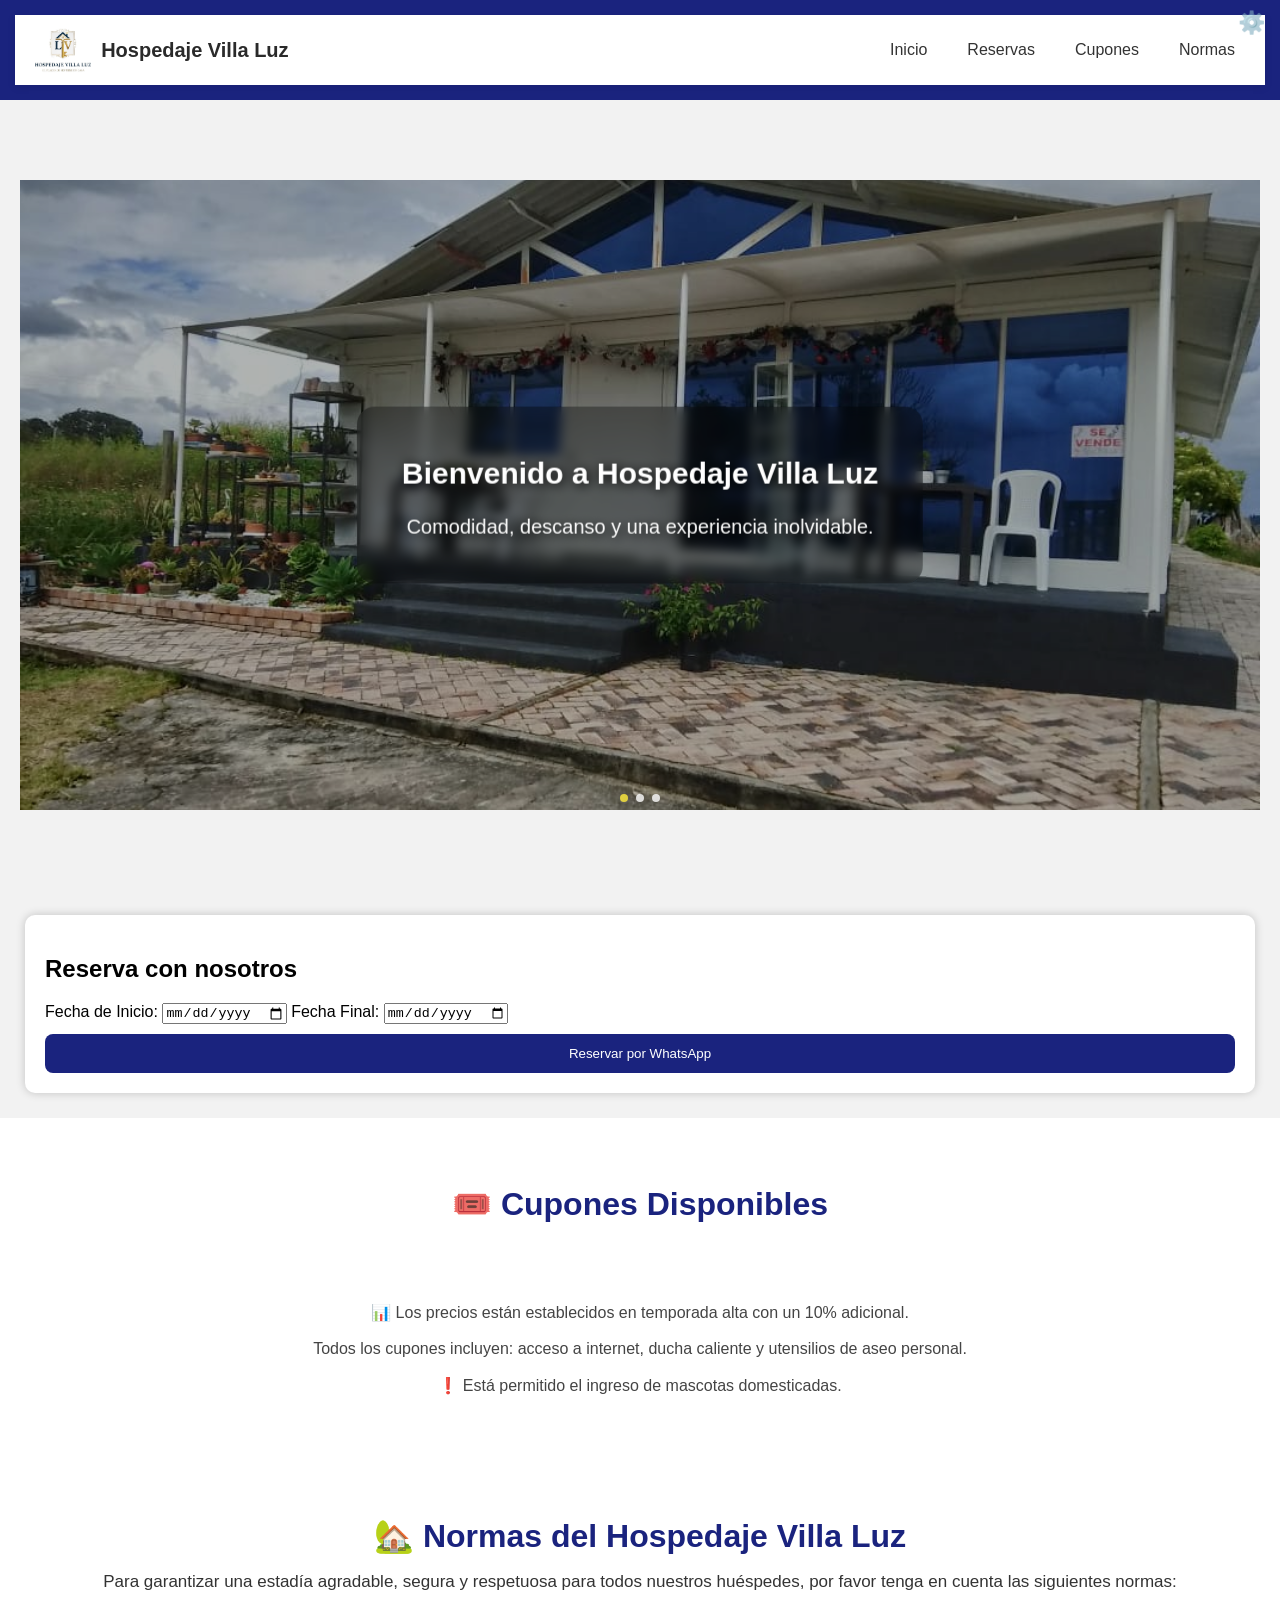
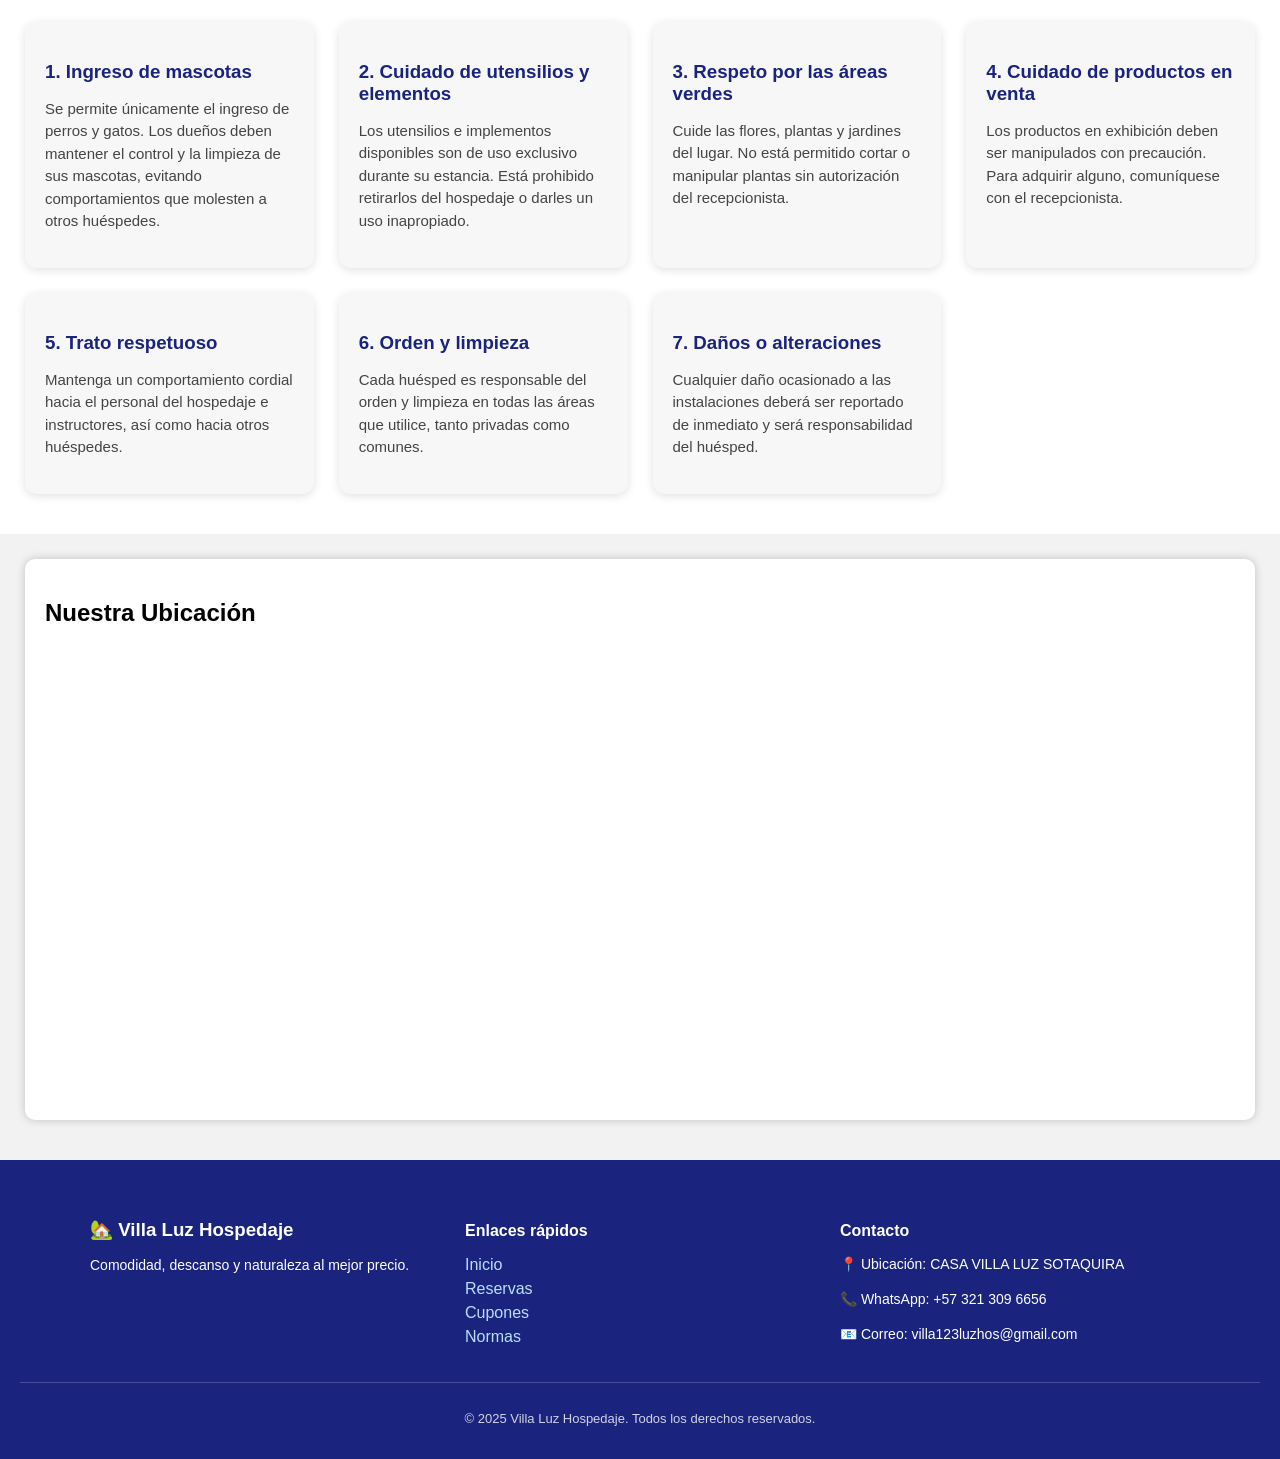
<file: index.html>
<!DOCTYPE html>
<html lang="es">
<head>
    <meta charset="UTF-8" />
    <meta name="viewport" content="width=device-width, initial-scale=1.0" />
    <title>Hospedaje Villa Luz</title>
    <link rel="stylesheet" href="estilos.css" />

    <link rel="stylesheet" href="https://cdn.jsdelivr.net/npm/swiper@11/swiper-bundle.min.css" />
<style>
    .hero-mejorado {
        position: relative;
        height: 70vh;
        overflow: hidden;
    }

   .mySwiper img {
    width: 100%;
    height: 70vh;
    object-fit: cover;
    filter: brightness(70%);
    position: relative;
    z-index: 1;
}


    .bienvenida-texto.mejorado {
    position: absolute;
    top: 50%;
    left: 50%;
    transform: translate(-50%, -50%);  /* CENTRAR TEXTO */
    color: white;
    text-align: center;
    text-shadow: 2px 2px 12px black;
    background: rgba(0,0,0,0.35);
    padding: 25px 45px;
    border-radius: 18px;
    backdrop-filter: blur(6px);
    animation: fadeIn 1.8s;
    z-index: 10;
}


    @keyframes fadeIn {
        from { opacity: 0; transform: translate(-50%, 20px); }
        to { opacity: 1; transform: translate(-50%, 0); }
    }

    .swiper-pagination-bullet {
        background: white;
        opacity: 0.8;
    }

    .swiper-pagination-bullet-active {
        background: #ffeb3b;
    }
</style>
</head>
<body>
    <header>
        <a href="admin.html" class="admin-btn">⚙️</a>
        <nav class="navbar">
    <div class="logo-container">
        <img src="IMG/logo.jpeg" alt="Logo Villa Luz Hospedaje" class="logo">
        <span class="nombre-sitio">Hospedaje Villa Luz</span>
    </div>

    <ul class="nav-links">
        <li><a href="index.html">Inicio</a></li>
        <li><a href="#reservas">Reservas</a></li>
        <li><a href="#cupones">Cupones</a></li>
        <li><a href="#normas">Normas</a></li>

    </ul>
</nav>

    </header>

    <section id="hero" class="hero-mejorado">

        <div class="swiper mySwiper">
            <div class="swiper-wrapper">
                <div class="swiper-slide"><img src="IMG/hospedaje fachada (1).jpeg"/></div>
                <div class="swiper-slide"><img src="IMG/hospedaje fachada (2).jpeg"/></div>
                <div class="swiper-slide"><img src="IMG/hospedaje fachada (3).jpeg"/></div>
            </div>
            <div class="swiper-pagination"></div>
        </div>

        <div class="bienvenida-texto mejorado">
            <h2>Bienvenido a Hospedaje Villa Luz</h2>
            <p>Comodidad, descanso y una experiencia inolvidable.</p>
        </div>
    </section>

    <section id="reservas" class="card">
        <h2>Reserva con nosotros</h2>
        <form id="formReserva">
            <label>Fecha de Inicio:</label>
            <input type="date" id="fechaInicio" required />

            <label>Fecha Final:</label>
            <input type="date" id="fechaFinal" required />

            <button type="submit">Reservar por WhatsApp</button>
        </form>
    </section>

    <section id="cupones" class="cupones-section">
        </section>

    <section id="normas" class="normas-section">
    <h2>🏡 Normas del Hospedaje Villa Luz</h2>
    <p class="intro-normas">
        Para garantizar una estadía agradable, segura y respetuosa para todos nuestros huéspedes,
        por favor tenga en cuenta las siguientes normas:
    </p>

    <div class="normas-container">

        <div class="norma-card">
            <h3>1. Ingreso de mascotas</h3>
            <p>
                Se permite únicamente el ingreso de perros y gatos. Los dueños deben mantener el control
                y la limpieza de sus mascotas, evitando comportamientos que molesten a otros huéspedes.
            </p>
        </div>

        <div class="norma-card">
            <h3>2. Cuidado de utensilios y elementos</h3>
            <p>
                Los utensilios e implementos disponibles son de uso exclusivo durante su estancia.
                Está prohibido retirarlos del hospedaje o darles un uso inapropiado.
            </p>
        </div>

        <div class="norma-card">
            <h3>3. Respeto por las áreas verdes</h3>
            <p>
                Cuide las flores, plantas y jardines del lugar. No está permitido cortar o manipular
                plantas sin autorización del recepcionista.
            </p>
        </div>

        <div class="norma-card">
            <h3>4. Cuidado de productos en venta</h3>
            <p>
                Los productos en exhibición deben ser manipulados con precaución.
                Para adquirir alguno, comuníquese con el recepcionista.
            </p>
        </div>

        <div class="norma-card">
            <h3>5. Trato respetuoso</h3>
            <p>
                Mantenga un comportamiento cordial hacia el personal del hospedaje e instructores,
                así como hacia otros huéspedes.
            </p>
        </div>

        <div class="norma-card">
            <h3>6. Orden y limpieza</h3>
            <p>
                Cada huésped es responsable del orden y limpieza en todas las áreas que utilice,
                tanto privadas como comunes.
            </p>
        </div>

        <div class="norma-card">
            <h3>7. Daños o alteraciones</h3>
            <p>
                Cualquier daño ocasionado a las instalaciones deberá ser reportado de inmediato
                y será responsabilidad del huésped.
            </p>
        </div>

    </div>
</section>

    <section id="mapa" class="card">
        <h2>Nuestra Ubicación</h2>
        <iframe 
            src="https://www.google.com/maps/embed?pb=!1m14!1m8!1m3!1d1984.967297832536!2d-73.18883182929154!3d5.722561500842632!3m2!1i1024!2i768!4f13.1!3m3!1m2!1s0x8e6a6ff37508c795%3A0xa7c9110372be7858!2sCASA%20VILLA%20LUZ%20SOTAQUIRA!5e0!3m2!1ses-419!2sco!4v1763771326246!5m2!1ses-419!2sco" 
            width="600" height="450" style="border:0;" allowfullscreen="" loading="lazy" referrerpolicy="no-referrer-when-downgrade">

        </iframe>
    </section>

    <script src="reservas.js"></script>

    <script src="https://cdn.jsdelivr.net/npm/swiper@11/swiper-bundle.min.js"></script>
    <script>
        var swiper = new Swiper(".mySwiper", {
            loop: true,
            autoplay: {
                delay: 3000,
                disableOnInteraction: false,
            },
            pagination: {
                el: ".swiper-pagination",
                clickable: true,
            },
        });
    </script>

    <footer class="footer">
    <div class="footer-content">

        <div class="footer-section">
            <h3>🏡 Villa Luz Hospedaje</h3>
            <p>Comodidad, descanso y naturaleza al mejor precio.</p>
        </div>

        <div class="footer-section">
            <h4>Enlaces rápidos</h4>
            <ul>
                <li><a href="#inicio">Inicio</a></li>
                <li><a href="#reservas">Reservas</a></li>
                <li><a href="#cupones">Cupones</a></li>
                <li><a href="#normas">Normas</a></li>
            </ul>
        </div>

        <div class="footer-section">
            <h4>Contacto</h4>
            <p>📍 Ubicación: CASA VILLA LUZ SOTAQUIRA</p>
            <p>📞 WhatsApp: +57 321 309 6656</p>
            <p>📧 Correo: villa123luzhos@gmail.com</p>
        </div>

    </div>

    <div class="footer-bottom">
        <p>© 2025 Villa Luz Hospedaje. Todos los derechos reservados.</p>
    </div>
</footer>

<script src="panel-cupones.js"></script>

<script>
function renderCuponesEnPagina() {
    const cupones = JSON.parse(localStorage.getItem("cupones")) || [];
    const contenedor = document.getElementById("cupones");

    let cuponesHtml = `
        <div class="cupones-container">
    `;

    cupones.forEach((c, i) => {
        // La descripción es una lista de ítems separados por salto de línea.
        const listaItems = c.descripcion.split('\n').map(item => `<li>${item}</li>`).join('');

        cuponesHtml += `
            <div class="cupon-card" style="opacity: ${c.activo ? 1 : 0.4}">
                <h3>${c.titulo}</h3>
                <ul>
                    ${listaItems}
                </ul>
                <p class="precio">Valor: <strong>$${c.precio.toLocaleString()}</strong></p>
            </div>
        `;
    });

    cuponesHtml += `</div>
        <p class="info-extra">
            📊 Los precios están establecidos en temporada alta con un 10% adicional.<br><br>
            Todos los cupones incluyen: acceso a internet, ducha caliente y utensilios de aseo personal.<br><br>
            ❗ Está permitido el ingreso de mascotas domesticadas.
        </p>
    `;

    // Reemplaza SÓLO el contenedor de cupones, manteniendo el título principal.
    const tituloPrincipal = '<h2>🎟️ Cupones Disponibles</h2>';
    contenedor.innerHTML = tituloPrincipal + cuponesHtml;
}

document.addEventListener("DOMContentLoaded", function () {
    renderCuponesEnPagina();
});
</script>

</body>
</html>
</file>
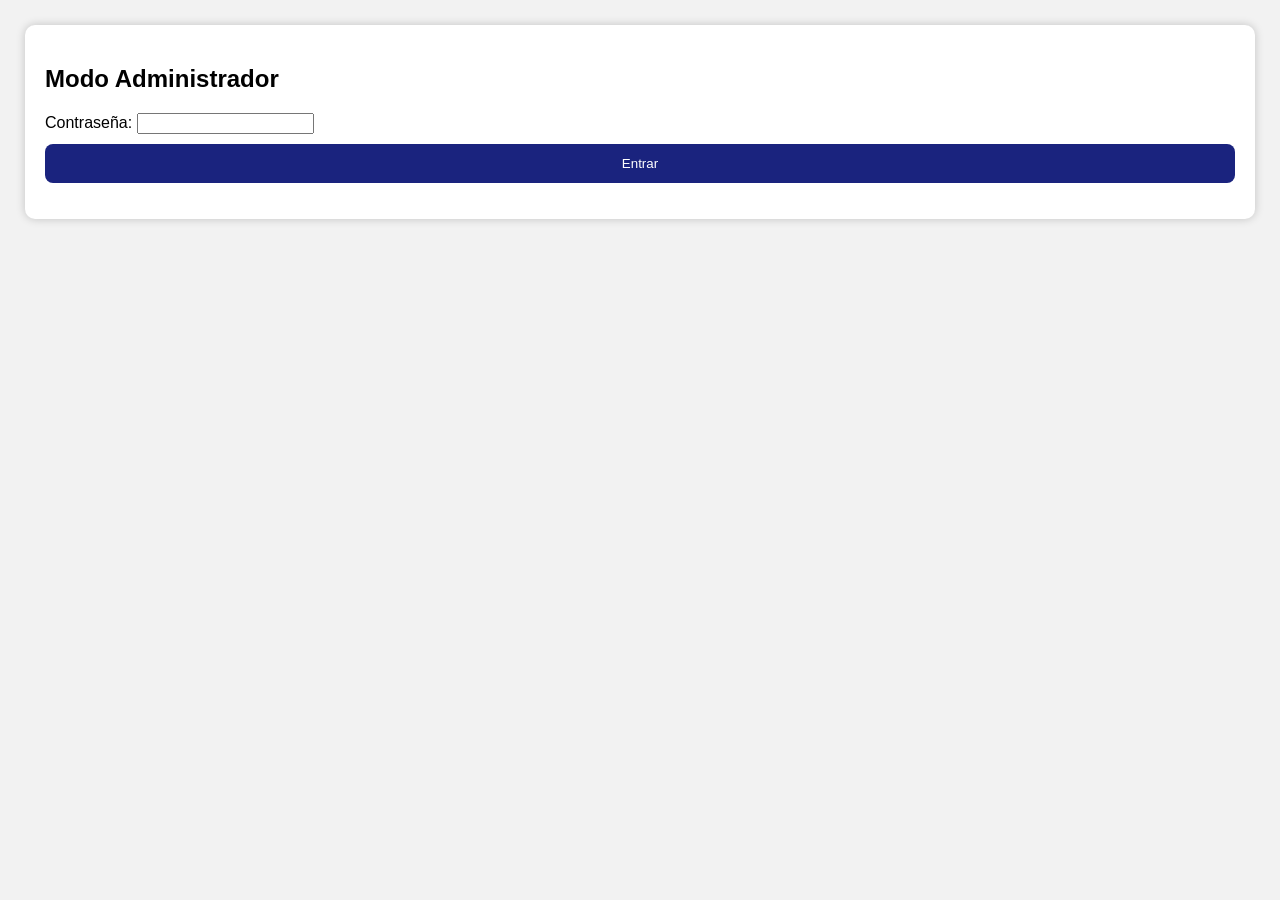
<file: admin.html>
<!DOCTYPE html>
<html lang="es">
<head>
    <meta charset="UTF-8">
    <meta name="viewport" content="width=device-width, initial-scale=1.0">
    <title>Panel Administrador</title>
    <link rel="stylesheet" href="estilos.css">
</head>
<body>

    <section class="card">
        <h2>Modo Administrador</h2>

        <label>Contraseña:</label>
        <input type="password" id="pass">

        <button onclick="login()">Entrar</button>

        <p id="msg" style="color:red;"></p>
    </section>

<script>
function login(){
    let pass = document.getElementById("pass").value;
    if(pass === "Villaluzhospedaje25"){
        window.location.href = "panel.html";
    } else {
        document.getElementById("msg").innerText = "Contraseña incorrecta";
    }
}
</script>

</body>
</html>
</file>
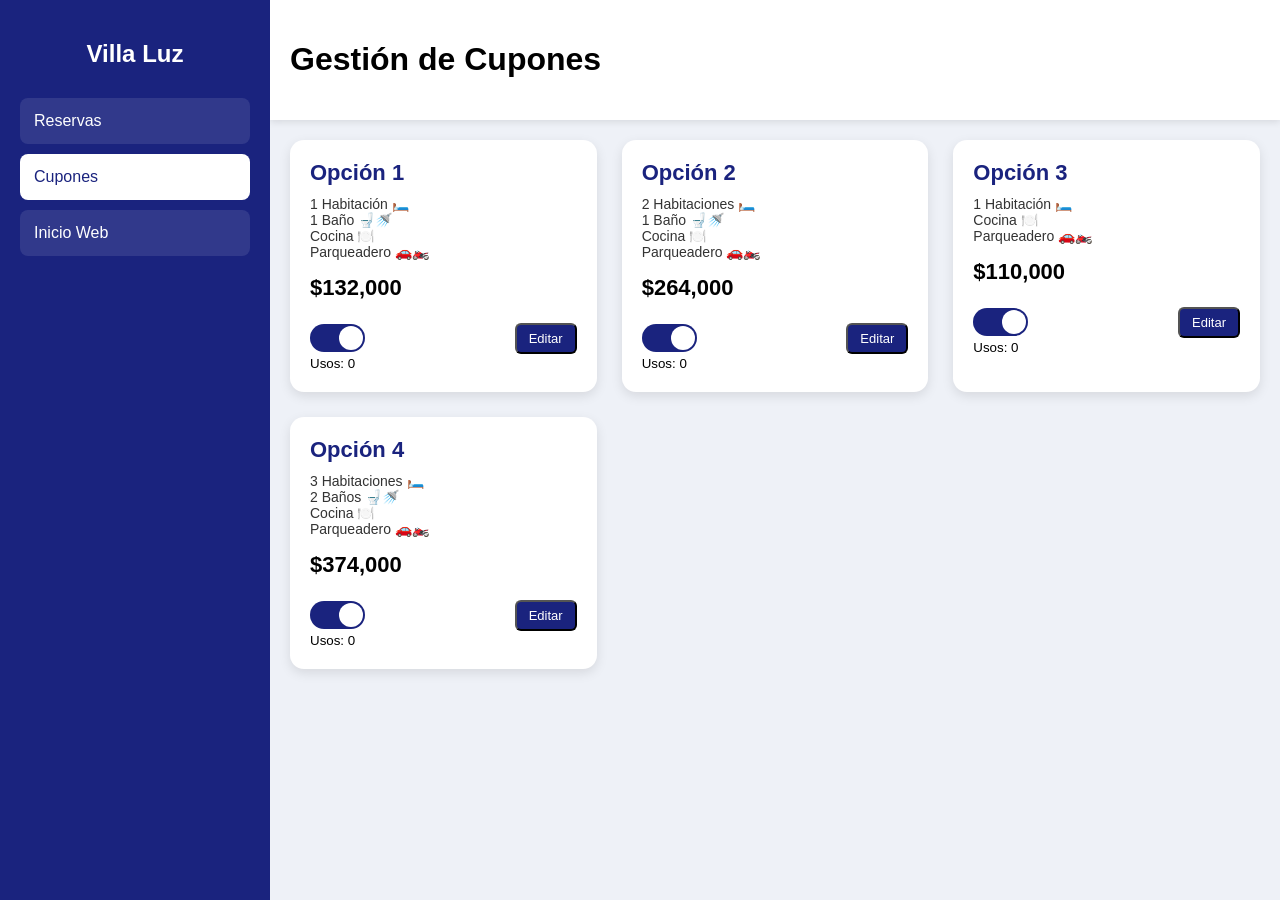
<file: panel-cupones.html>
<!DOCTYPE html>
<html lang="es">
<head>
    <meta charset="UTF-8">
    <meta name="viewport" content="width=device-width, initial-scale=1.0">
    <title>Panel de Cupones - Villa Luz</title>
    <link rel="stylesheet" href="panel-cupones.css">
</head>
<body>

<aside class="sidebar">
    <h2>Villa Luz</h2>
    <ul>
        <li onclick="window.location.href='panel.html'">Reservas</li>
        <li class="active">Cupones</li>
        <li onclick="window.location.href='index.html'">Inicio Web</li>
    </ul>
</aside>

<main>
    <header class="topbar">
        <h1>Gestión de Cupones</h1>
    </header>

    <section class="cupones-container" id="listaCupones">
        <!-- Se cargan dinámicamente -->
    </section>

    <!-- MODAL EDITAR -->
    <div class="modal" id="modalEditar">
        <div class="modal-content">
            <h2>Editar Cupón</h2>

            <label>Título:</label>
            <input type="text" id="editTitulo">

            <label>Descripción:</label>
            <textarea id="editDescripcion"></textarea>

            <label>Precio:</label>
            <input type="number" id="editPrecio">

            <button onclick="guardarEdicion()">Guardar Cambios</button>
            <button class="cerrar" onclick="cerrarModal()">Cancelar</button>
        </div>
    </div>

</main>

<script src="panel-cupones.js"></script>

</body>
</html>
</file>
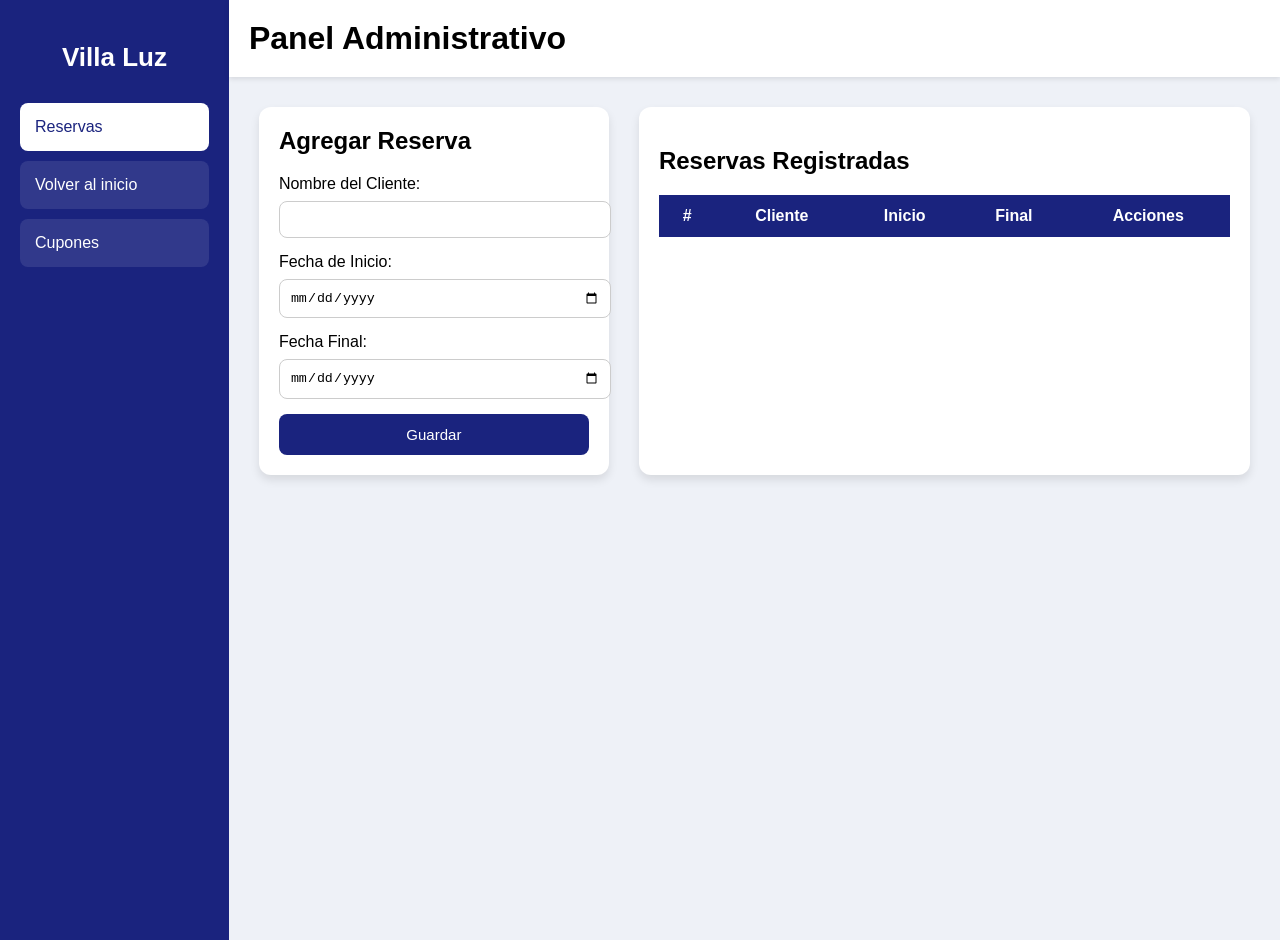
<file: panel.html>
<!DOCTYPE html>
<html lang="es">
<head>
    <meta charset="UTF-8">
    <meta name="viewport" content="width=device-width, initial-scale=1.0">
    <title>Panel Administrador - Villa Luz Hospedaje</title>

    <link rel="stylesheet" href="panel.css">
</head>

<body>

    <aside class="sidebar">
        <h2>Villa Luz</h2>
        <ul>
            <li class="active">Reservas</li>
            <li onclick="window.location.href='index.html'">Volver al inicio</li>
            <li onclick="window.location.href='panel-cupones.html'">Cupones</li>

        </ul>
    </aside>

    <main>
        <header class="topbar">
            <h1>Panel Administrativo</h1>
        </header>

        <section class="contenido">

            <div class="form-card">
                <h2>Agregar Reserva</h2>

                <label>Nombre del Cliente:</label>
                <input type="text" id="nombre">

                <label>Fecha de Inicio:</label>
                <input type="date" id="inicio">

                <label>Fecha Final:</label>
                <input type="date" id="final">

                <button onclick="agregarReserva()">Guardar</button>
            </div>

            <div class="tabla-card">
                <h2>Reservas Registradas</h2>

                <table>
                    <thead>
                        <tr>
                            <th>#</th>
                            <th>Cliente</th>
                            <th>Inicio</th>
                            <th>Final</th>
                            <th>Acciones</th>
                        </tr>
                    </thead>

                    <tbody id="tablaReservas"></tbody>
                </table>
            </div>

        </section>
    </main>

<script src="panel.js"></script>
</body>
</html>
</file>
<file: estilos.css>
body {
    margin: 0;
    font-family: Arial, sans-serif;
    background: #f2f2f2;
}

header {
    background: #1a237e;
    padding: 15px;
    color: white;
    text-align: center;
}

nav a {
    margin: 0 10px;
    color: #fff;
    text-decoration: none;
    font-weight: bold;
}

#hero {
    padding: 80px 20px;
    background: url('https://images.unsplash.com/photo-1501117716987-c8e1ecb210eb?auto=format&fit=crop&w=1400&q=80');
    background-size: cover;
    color: white;
    text-align: center;
    font-size: 20px;
    text-shadow: 2px 2px 5px black;
}

.card {
    background: white;
    margin: 25px;
    padding: 20px;
    border-radius: 10px;
    box-shadow: 0 0 10px rgba(0,0,0,0.2);
}

button {
    background: #1a237e;
    color: white;
    padding: 12px;
    border-radius: 8px;
    border: none;
    cursor: pointer;
    width: 100%;
    margin-top: 10px;
}

button:hover {
    background: #303f9f;
}

.navbar {
    display: flex;
    justify-content: space-between;
    align-items: center;
    background: #ffffff;
    padding: 10px 20px;
    box-shadow: 0 2px 8px rgba(0,0,0,0.1);
}

.logo-container {
    display: flex;
    align-items: center;
    gap: 10px;
}

.logo {
    height: 45px; /* Ajusta el tamaño del logo */
}

.nombre-sitio {
    font-size: 20px;
    font-weight: 700;
    color: #2a2a2a;
    font-family: 'Poppins', sans-serif;
}

.nav-links {
    list-style: none;
    display: flex;
    gap: 20px;
}

.nav-links a {
    text-decoration: none;
    color: #333;
    font-size: 16px;
    font-weight: 500;
    transition: 0.3s;
}

.nav-links a:hover {
    color: #0099cc;
}

.cupones-section {
    padding: 40px 20px;
    background: #ffffff;
    text-align: center;
}

.cupones-section h2 {
    font-size: 32px;
    margin-bottom: 10px;
    color: #1a237e;
}

.intro-cupon {
    font-size: 18px;
    margin-bottom: 30px;
}

.cupones-container {
    display: grid;
    grid-template-columns: repeat(auto-fit, minmax(250px, 1fr));
    gap: 25px;
    padding: 20px;
}

.cupon-card {
    background: #f7f7f7;
    padding: 20px;
    border-radius: 12px;
    box-shadow: 0 4px 10px rgba(0,0,0,0.1);
    transition: 0.3s;
}

.cupon-card:hover {
    transform: translateY(-5px);
}

.cupon-card h3 {
    color: #1a237e;
    font-size: 22px;
}

.cupon-card ul {
    list-style: none;
    padding: 0;
    text-align: left;
    margin-top: 10px;
}

.cupon-card li {
    margin-bottom: 5px;
}

.precio {
    font-size: 24px;
    font-weight: bold;
    margin: 10px 0;
    color: #000;
}

.cupon-card button {
    background: #1a237e;
    color: #fff;
    padding: 12px;
    width: 100%;
    border: none;
    border-radius: 8px;
    cursor: pointer;
    transition: 0.3s;
}

.cupon-card button:hover {
    background: #303f9f;
}

.nota {
    font-size: 15px;
    margin-top: 20px;
    color: #444;
}

.normas-section {
    background: #ffffff;
    padding: 40px 25px;
}

.normas-section h2 {
    text-align: center;
    color: #1a237e;
    font-size: 32px;
    margin-bottom: 10px;
}

.intro-normas {
    text-align: center;
    font-size: 17px;
    margin-bottom: 30px;
    color: #333;
}

.normas-container {
    display: grid;
    grid-template-columns: repeat(auto-fit, minmax(280px, 1fr));
    gap: 25px;
}

.norma-card {
    background: #f7f7f7;
    padding: 20px;
    border-radius: 12px;
    box-shadow: 0 2px 10px rgba(0,0,0,0.12);
    transition: 0.3s;
}

.norma-card:hover {
    transform: translateY(-5px);
}

.norma-card h3 {
    color: #1a237e;
    margin-bottom: 10px;
}

.norma-card p {
    color: #444;
    font-size: 15px;
    line-height: 1.5;
}

.admin-btn {
    position: absolute;
    top: 10px;
    right: 15px;
    font-size: 22px;
    text-decoration: none;
    color: white;
    opacity: 0.6;
    transition: 0.3s;
    z-index: 50;
}

.admin-btn:hover {
    opacity: 1;
    transform: scale(1.2);
}

.cupones-section {
    background: #ffffff;
    padding: 40px 25px;
}

.cupones-section h2 {
    text-align: center;
    font-size: 32px;
    color: #1a237e;
    margin-bottom: 10px;
}

.intro-cupones {
    text-align: center;
    font-size: 17px;
    margin-bottom: 30px;
    color: #333;
}

.cupones-container {
    display: grid;
    grid-template-columns: repeat(auto-fit, minmax(250px, 1fr));
    gap: 25px;
}

.cupon-card {
    background: #f5f5f5;
    padding: 20px;
    border-radius: 12px;
    box-shadow: 0 2px 8px rgba(0,0,0,0.15);
    transition: 0.3s;
}

.cupon-card:hover {
    transform: translateY(-5px);
}

.cupon-card h3 {
    color: #1a237e;
    text-align: center;
    margin-bottom: 10px;
}

.cupon-card ul {
    list-style: none;
    padding: 0;
    margin: 0 0 10px;
}

.cupon-card ul li {
    padding: 4px 0;
    font-size: 15px;
}

.precio {
    text-align: center;
    font-size: 17px;
    color: #000;
}

.info-extra {
    text-align: center;
    margin-top: 30px;
    font-size: 16px;
    color: #444;
}

/* ===== FOOTER ===== */
.footer {
    background: #1a237e;
    color: #ffffff;
    padding: 40px 20px 20px;
    margin-top: 40px;
}

.footer-content {
    display: grid;
    grid-template-columns: repeat(auto-fit, minmax(220px, 1fr));
    gap: 25px;
    max-width: 1100px;
    margin: auto;
}

.footer-section h3,
.footer-section h4 {
    margin-bottom: 10px;
}

.footer-section p {
    font-size: 14px;
    line-height: 1.5;
}

.footer-section ul {
    list-style: none;
    padding: 0;
}

.footer-section ul li {
    margin: 6px 0;
}

.footer-section ul li a {
    color: #bbdefb;
    text-decoration: none;
    transition: 0.3s;
}

.footer-section ul li a:hover {
    color: #ffffff;
}

.footer-bottom {
    text-align: center;
    padding-top: 15px;
    margin-top: 20px;
    border-top: 1px solid rgba(255,255,255,0.2);
}

.footer-bottom p {
    font-size: 13px;
    opacity: 0.8;
}

.cupones-section {
    background: #ffffff;
    padding: 40px 25px;
}

.cupones-section h2 {
    text-align: center;
    font-size: 32px;
    color: #1a237e;
    margin-bottom: 10px;
}

.intro-cupones {
    text-align: center;
    font-size: 17px;
    margin-bottom: 30px;
    color: #333;
}

.cupones-container {
    display: grid;
    grid-template-columns: repeat(auto-fit, minmax(250px, 1fr));
    gap: 25px;
}

.cupon-card {
    background: #f5f5f5;
    padding: 20px;
    border-radius: 12px;
    box-shadow: 0 2px 8px rgba(0,0,0,0.15);
    transition: 0.3s;
}

.cupon-card:hover {
    transform: translateY(-5px);
}

.cupon-card h3 {
    color: #1a237e;
    text-align: center;
    margin-bottom: 10px;
}

.cupon-card ul {
    list-style: none;
    padding: 0;
    margin: 0 0 10px;
}

.cupon-card ul li {
    padding: 4px 0;
    font-size: 15px;
}

.precio {
    text-align: center;
    font-size: 17px;
    color: #000;
}

.info-extra {
    text-align: center;
    margin-top: 30px;
    font-size: 16px;
    color: #444;
}
</file>
<file: panel-cupones.css>
body {
    margin: 0;
    font-family: "Segoe UI", sans-serif;
    display: flex;
    background: #eef1f7;
}

/* ----- SIDEBAR ----- */
.sidebar {
    width: 230px;
    background: #1a237e;
    color: white;
    height: 100vh;
    padding: 20px;
    position: fixed;
}

.sidebar h2 {
    text-align: center;
    margin-bottom: 30px;
}

.sidebar ul {
    list-style: none;
    padding: 0;
}

.sidebar li {
    padding: 14px;
    margin: 10px 0;
    background: rgba(255,255,255,0.1);
    cursor: pointer;
    border-radius: 8px;
}

.sidebar .active,
.sidebar li:hover {
    background: #ffffff;
    color: #1a237e;
}

/* ----- CONTENIDO ----- */
main {
    margin-left: 270px; /* Ajuste para compensar el fixed sidebar */
    width: calc(100% - 270px);
}

.topbar {
    background: white;
    padding: 20px;
    box-shadow: 0 2px 7px rgba(0,0,0,0.1);
}

.cupones-container {
    padding: 20px;
    display: grid;
    grid-template-columns: repeat(auto-fit, minmax(260px, 1fr));
    gap: 25px;
}

/* ----- TARJETAS ----- */
.cupon-card {
    background: white;
    border-radius: 14px;
    padding: 20px;
    box-shadow: 0px 4px 12px rgba(0,0,0,0.1);
    transition: .3s;
}

.cupon-card:hover {
    transform: translateY(-5px);
}

.cupon-card h3 {
    margin: 0;
    color: #1a237e;
    font-size: 22px;
}

.descripcion {
    font-size: 14px;
    margin: 10px 0;
    color: #333;
}

.precio {
    font-size: 22px;
    font-weight: bold;
    margin-top: 15px;
}

.acciones {
    margin-top: 15px;
    display: flex;
    justify-content: space-between;
    align-items: center;
}

/* Switch ON/OFF */
.switch {
    position: relative;
    display: inline-block;
    width: 55px;
    height: 28px;
}

.switch input {
    display: none;
}

.slider {
    position: absolute;
    cursor: pointer;
    background: #ccc;
    border-radius: 34px;
    top: 0; left: 0; right: 0; bottom: 0;
}

.slider:before {
    content: "";
    position: absolute;
    width: 24px;
    height: 24px;
    left: 2px;
    bottom: 2px;
    background: white;
    border-radius: 50%;
    transition: .3s;
}

input:checked + .slider {
    background: #1a237e;
}

input:checked + .slider:before {
    transform: translateX(27px);
}

.btn-editar {
    background: #1a237e;
    color: white;
    padding: 6px 12px;
    border-radius: 6px;
    cursor: pointer;
    font-size: 13px;
}

/* ----- MODAL ----- */
.modal {
    display: none;
    position: fixed;
    inset: 0;
    background: rgba(0,0,0,0.5);
    justify-content: center;
    align-items: center;
}

.modal-content {
    background: white;
    padding: 25px;
    border-radius: 12px;
    width: 350px;
}

.modal-content input,
.modal-content textarea {
    width: 100%;
    margin-top: 10px;
    padding: 8px;
    border-radius: 6px;
    border: 1px solid #ccc;
}

.cerrar {
    background: #ccc;
    margin-top: 10px;
}
</file>
<file: panel.css>
body {
    margin: 0;
    font-family: "Segoe UI", sans-serif;
    display: flex;
    background: #eef1f7;
}

/* ----- SIDEBAR ----- */
.sidebar {
    width: 230px;
    background: #1a237e;
    color: white;
    height: 100vh;
    padding: 20px;
}

.sidebar h2 {
    text-align: center;
    margin-bottom: 30px;
    font-size: 26px;
}

.sidebar ul {
    list-style: none;
    padding: 0;
}

.sidebar li {
    padding: 15px;
    margin: 10px 0;
    background: rgba(255,255,255,0.1);
    cursor: pointer;
    border-radius: 8px;
}

.sidebar li:hover,
.sidebar .active {
    background: white;
    color: #1a237e;
}

/* ----- MAIN CONTENT ----- */
main {
    width: 100%;
}

.topbar {
    background: white;
    padding: 20px;
    box-shadow: 0 2px 5px rgba(0,0,0,0.1);
}

.topbar h1 {
    margin: 0;
}

.contenido {
    padding: 30px;
    display: grid;
    grid-template-columns: 350px auto;
    grid-gap: 30px;
}

/* ----- FORMULARIO ----- */
.form-card {
    background: white;
    padding: 20px;
    border-radius: 12px;
    box-shadow: 0 5px 10px rgba(0,0,0,0.1);
}

.form-card h2 {
    margin-top: 0;
}

input {
    width: 100%;
    padding: 10px;
    margin: 8px 0 15px;
    border-radius: 8px;
    border: 1px solid #ccc;
}

button {
    width: 100%;
    padding: 12px;
    background: #1a237e;
    color: white;
    border: none;
    border-radius: 8px;
    cursor: pointer;
    font-size: 15px;
}

button:hover {
    background: #303f9f;
}

/* ----- TABLA ----- */
.tabla-card {
    background: white;
    padding: 20px;
    border-radius: 12px;
    box-shadow: 0 5px 10px rgba(0,0,0,0.1);
}

table {
    width: 100%;
    border-collapse: collapse;
}

thead {
    background: #1a237e;
    color: white;
}

th, td {
    padding: 12px;
    text-align: center;
}

tbody tr:nth-child(even) {
    background: #f4f4f4;
}

.acciones button {
    margin: 2px;
    width: 95px;
}
</file>
